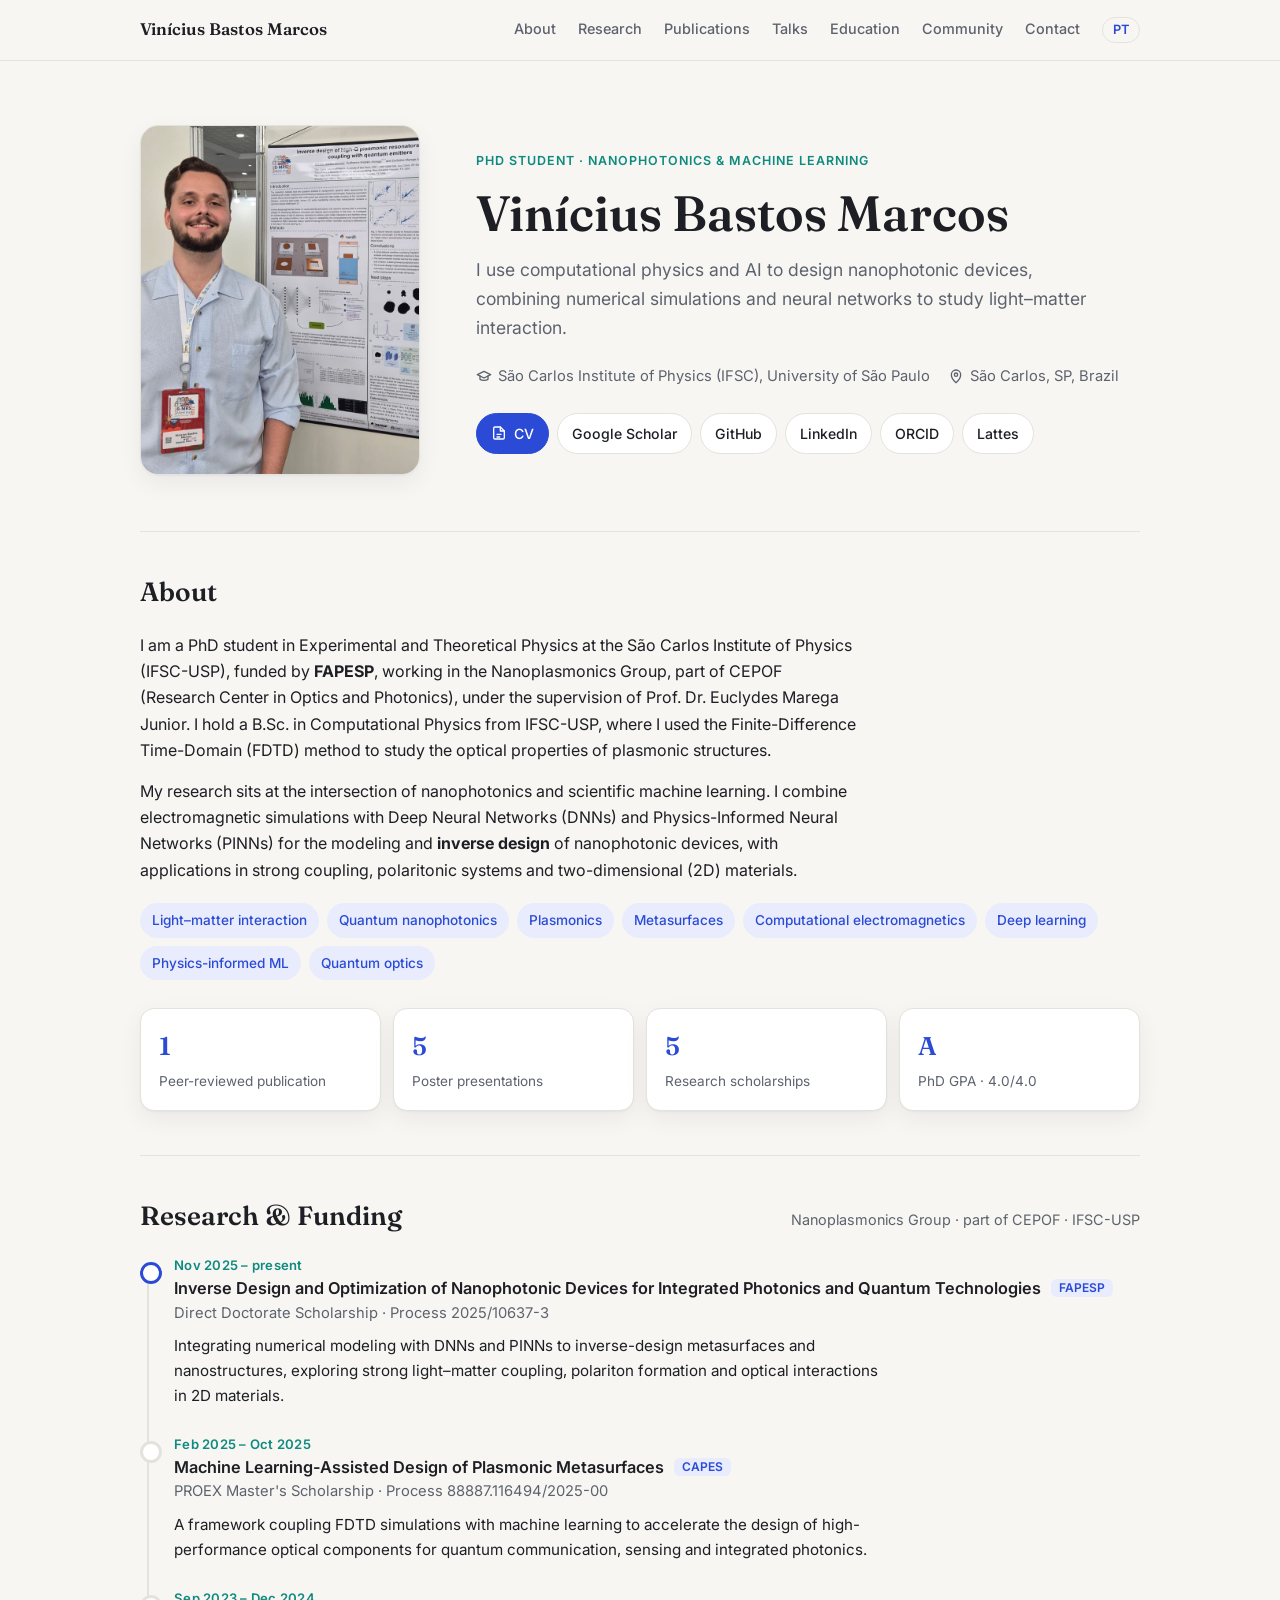
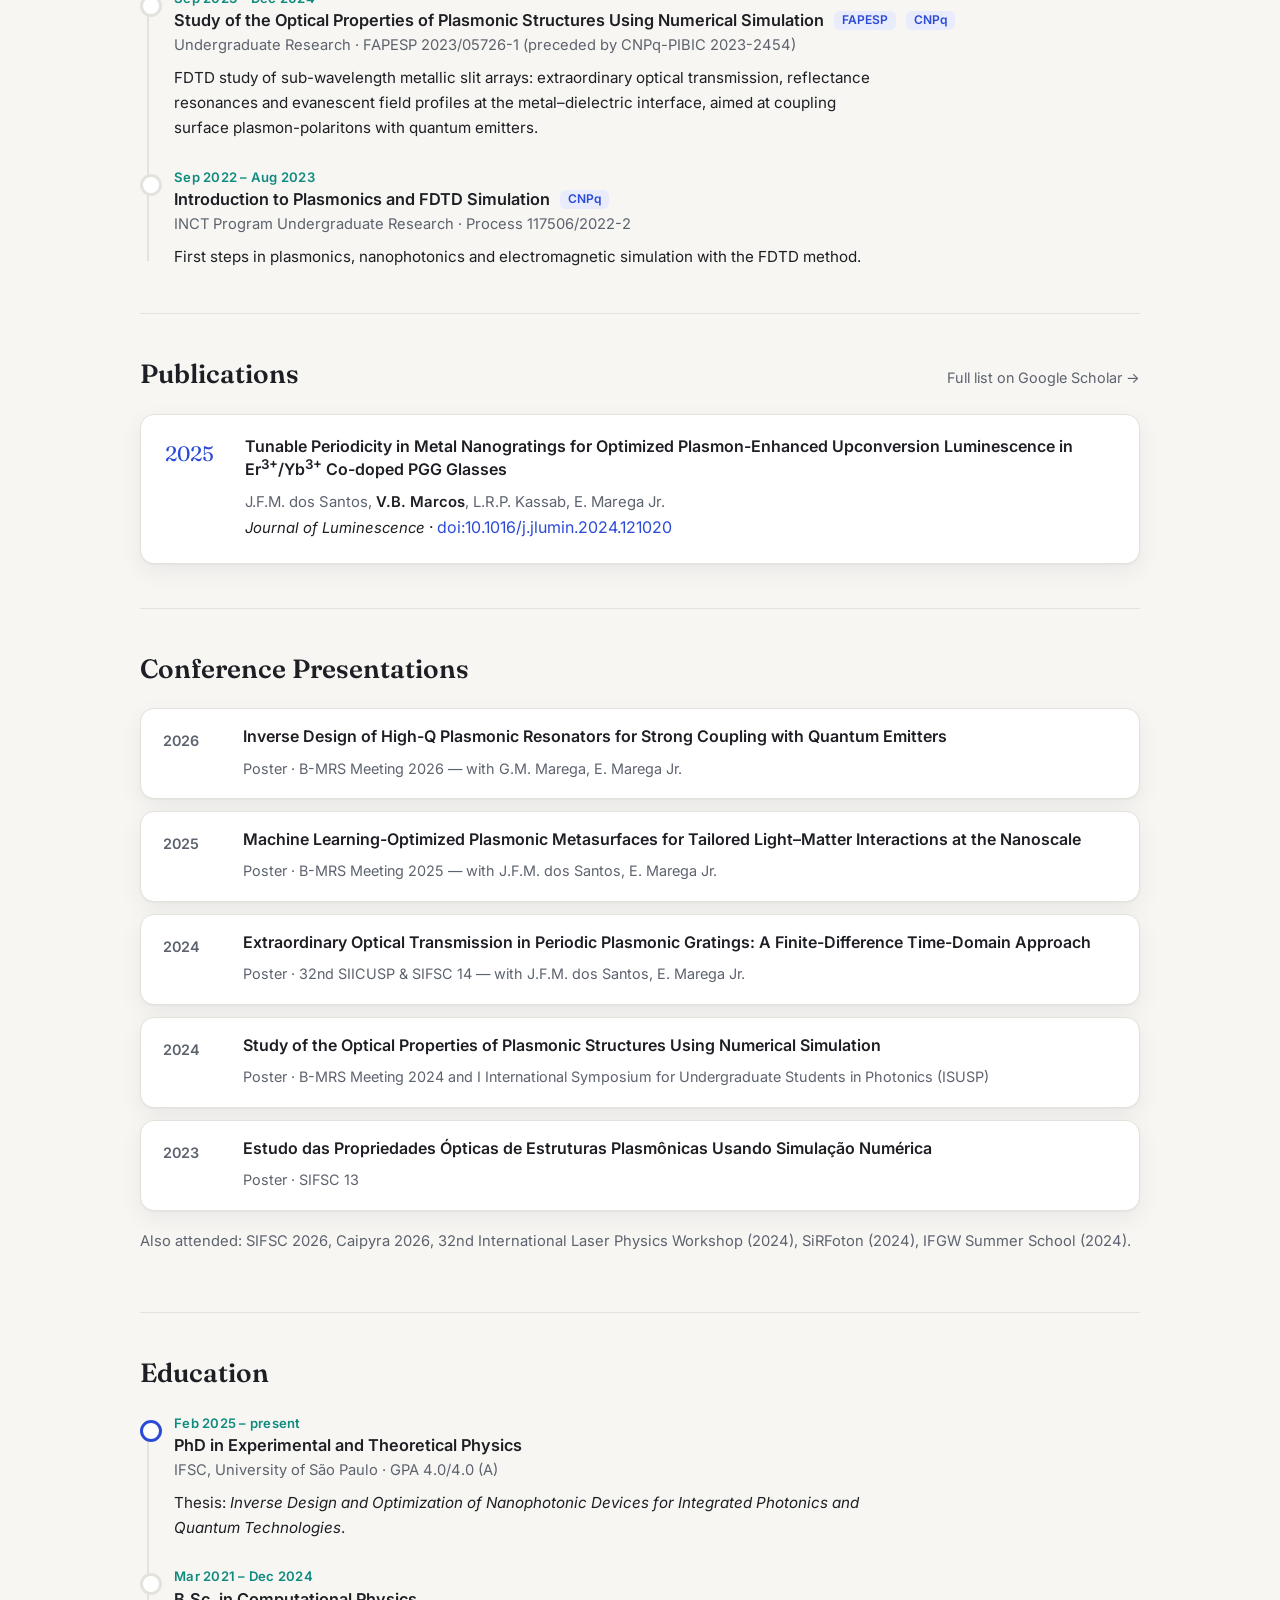
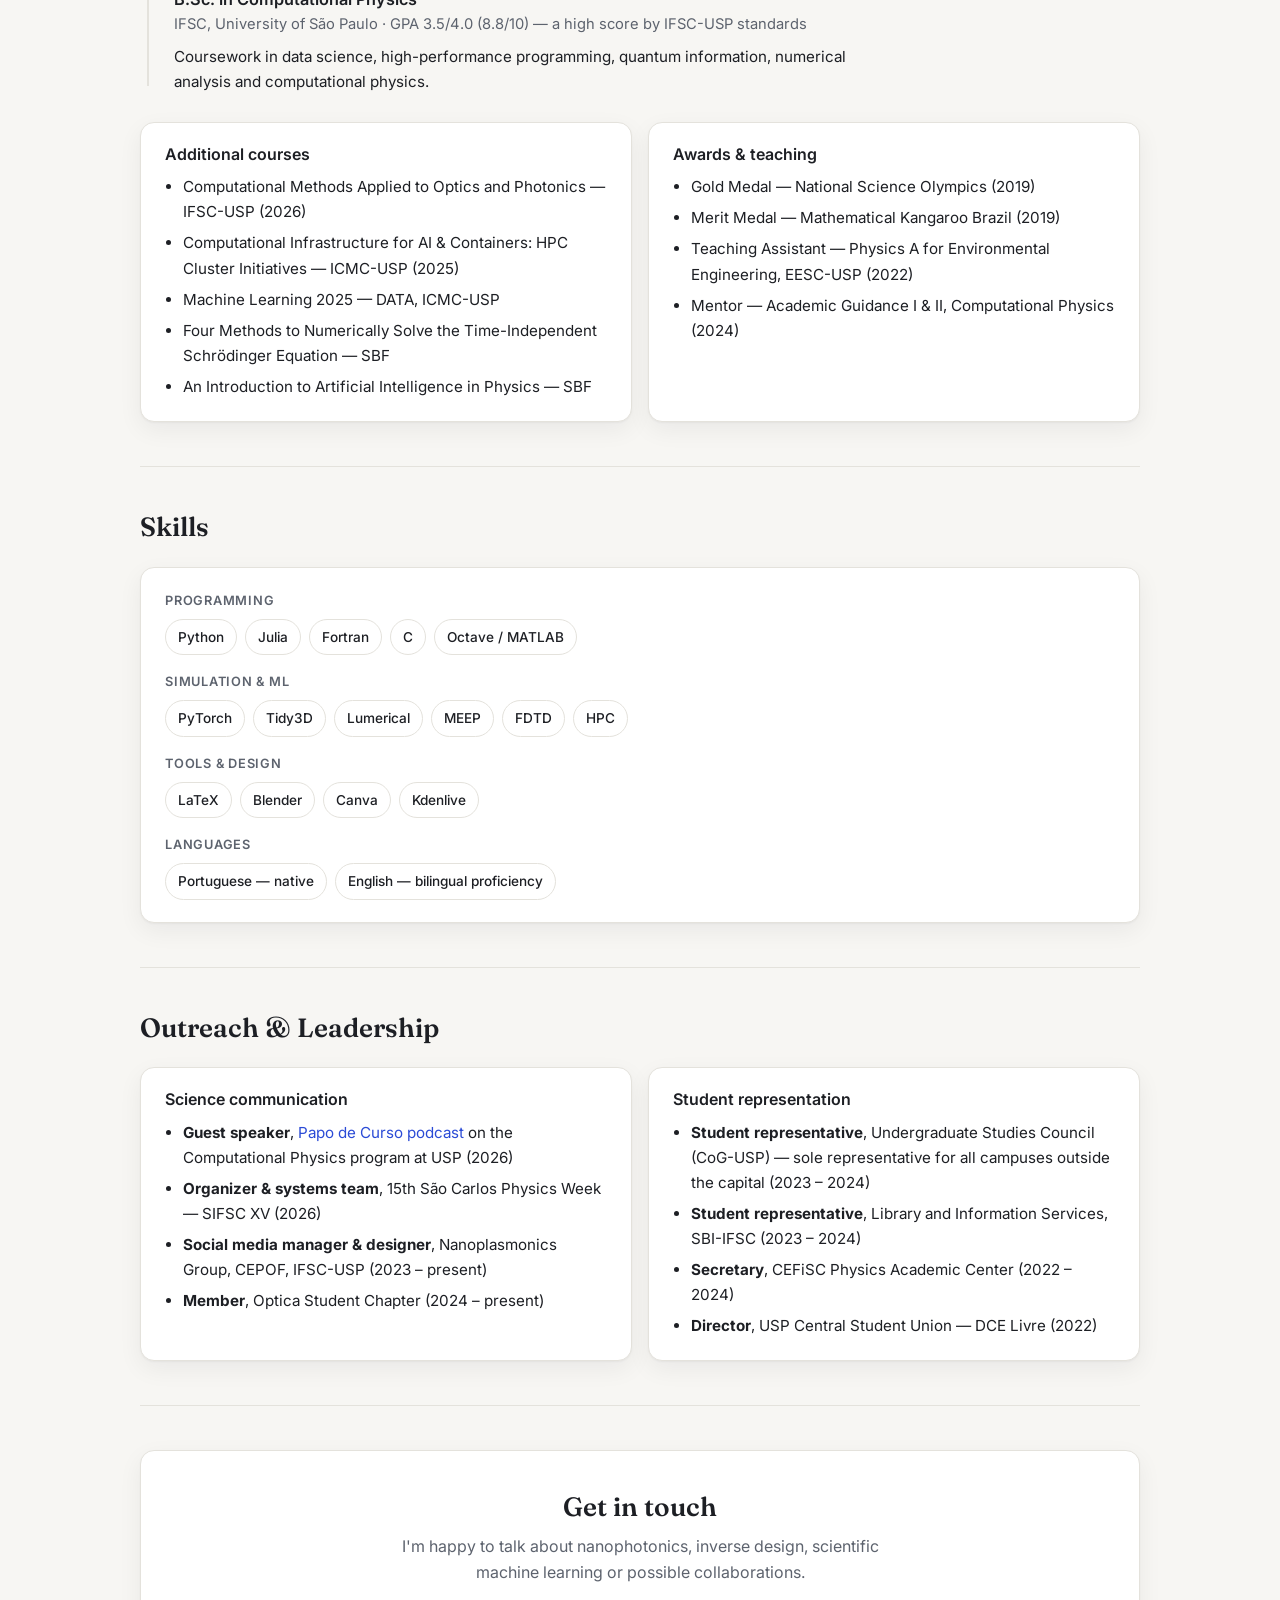
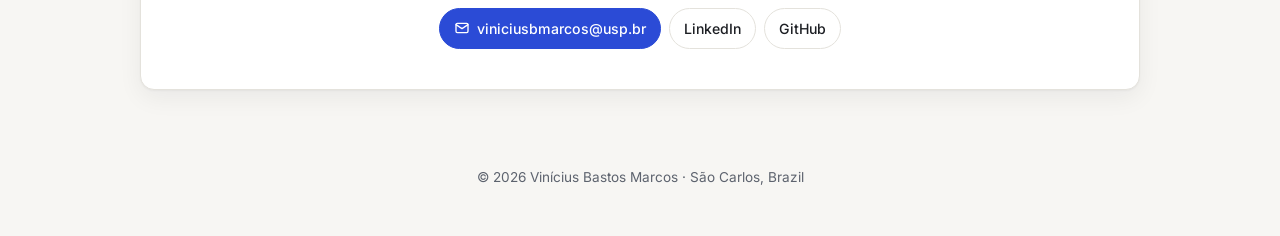
<file: index.html>
<!DOCTYPE html>
<html lang="en">
<head>
<meta charset="UTF-8">
<meta name="viewport" content="width=device-width, initial-scale=1">
<title>Vinícius Bastos Marcos</title>
<meta name="description" content="Vinícius Bastos Marcos — PhD student in Physics at IFSC-USP working on nanophotonics, metasurfaces and machine learning for inverse design.">
<meta property="og:title" content="Vinícius Bastos Marcos">
<meta property="og:description" content="Nanophotonics · Metasurfaces · Scientific Machine Learning — IFSC, University of São Paulo">
<meta property="og:image" content="sbpmat26.jpeg">
<link rel="alternate" hreflang="en" href="https://vinibastosm.github.io/">
<link rel="alternate" hreflang="pt-BR" href="https://vinibastosm.github.io/pt.html">

<link rel="preconnect" href="https://fonts.googleapis.com">
<link rel="preconnect" href="https://fonts.gstatic.com" crossorigin>
<link href="https://fonts.googleapis.com/css2?family=Fraunces:opsz,wght@9..144,500;9..144,600&family=Inter:wght@400;500;600&display=swap" rel="stylesheet">

<style>
:root{
  --bg:#f7f6f3;
  --surface:#ffffff;
  --text:#1d1f24;
  --muted:#5d636e;
  --border:#e4e2dc;
  --accent:#2b4bd6;
  --accent-soft:#e8ecfc;
  --accent-2:#0f8a7e;
  --shadow:0 1px 2px rgba(20,20,30,.04),0 8px 24px rgba(20,20,30,.06);
}
@media (prefers-color-scheme: dark){
  :root{
    --bg:#0f1115;
    --surface:#171a21;
    --text:#e7e8eb;
    --muted:#9aa1ad;
    --border:#272b35;
    --accent:#8ea4ff;
    --accent-soft:#1d2440;
    --accent-2:#4fd1c0;
    --shadow:0 1px 2px rgba(0,0,0,.3),0 8px 24px rgba(0,0,0,.25);
  }
}

*{box-sizing:border-box}
html{scroll-behavior:smooth;scroll-padding-top:72px}
body{
  margin:0;
  font-family:"Inter",-apple-system,BlinkMacSystemFont,"Segoe UI",Roboto,Arial,sans-serif;
  font-size:16px;
  line-height:1.65;
  color:var(--text);
  background:var(--bg);
  -webkit-font-smoothing:antialiased;
}
a{color:var(--accent);text-decoration:none}
a:hover{text-decoration:underline}
h1,h2,h3{font-family:"Fraunces",Georgia,serif;font-weight:600;line-height:1.2;margin:0}

.wrap{max-width:1040px;margin:0 auto;padding:0 20px}

/* ---------- nav ---------- */
nav{
  position:sticky;top:0;z-index:10;
  background:color-mix(in srgb,var(--bg) 85%,transparent);
  backdrop-filter:blur(10px);
  border-bottom:1px solid var(--border);
}
nav .wrap{display:flex;align-items:center;justify-content:space-between;height:60px;gap:16px}
.brand{font-family:"Fraunces",serif;font-weight:600;color:var(--text);font-size:1.05rem;white-space:nowrap}
.brand:hover{text-decoration:none}
.nav-links{display:flex;gap:22px;overflow-x:auto;scrollbar-width:none}
.nav-links::-webkit-scrollbar{display:none}
.nav-links a{color:var(--muted);font-size:.9rem;font-weight:500;white-space:nowrap}
.nav-links a:hover{color:var(--text);text-decoration:none}
.nav-links a.lang{
  color:var(--accent);font-weight:600;font-size:.8rem;
  border:1px solid var(--border);border-radius:999px;padding:1px 10px;
}
.nav-links a.lang:hover{border-color:var(--accent)}

/* ---------- hero ---------- */
.hero{
  display:grid;grid-template-columns:280px 1fr;gap:56px;align-items:center;
  padding:64px 0 56px;
}
.photo{
  width:100%;aspect-ratio:4/5;object-fit:cover;object-position:20% 15%;
  border-radius:18px;box-shadow:var(--shadow);
  border:1px solid var(--border);
}
.eyebrow{
  display:inline-block;font-size:.78rem;font-weight:600;letter-spacing:.08em;text-transform:uppercase;
  color:var(--accent-2);margin-bottom:12px;
}
.hero h1{font-size:clamp(2.1rem,5vw,3.1rem);margin-bottom:12px}
.hero .lead{font-size:1.1rem;color:var(--muted);max-width:56ch;margin:0 0 22px}
.meta{display:flex;flex-wrap:wrap;gap:8px 18px;color:var(--muted);font-size:.92rem;margin-bottom:24px}
.meta span{display:inline-flex;align-items:center;gap:6px}
.meta svg{width:16px;height:16px;flex:none}

.links{display:flex;flex-wrap:wrap;gap:8px}
.btn{
  display:inline-flex;align-items:center;gap:7px;
  padding:8px 14px;border-radius:999px;font-size:.88rem;font-weight:500;
  border:1px solid var(--border);background:var(--surface);color:var(--text);
  transition:border-color .15s,transform .15s;
}
.btn:hover{text-decoration:none;border-color:var(--accent);transform:translateY(-1px)}
.btn svg{width:16px;height:16px}
.btn.primary{background:var(--accent);border-color:var(--accent);color:#fff}
@media (prefers-color-scheme: dark){.btn.primary{color:#0f1115}}

/* ---------- sections ---------- */
section{padding:44px 0;border-top:1px solid var(--border)}
.section-head{display:flex;align-items:baseline;justify-content:space-between;gap:16px;margin-bottom:24px}
section h2{font-size:1.65rem}
.section-head .aside{color:var(--muted);font-size:.9rem}

.card{
  background:var(--surface);border:1px solid var(--border);border-radius:14px;
  padding:22px 24px;box-shadow:var(--shadow);
}
.prose p{margin:0 0 14px;max-width:72ch}
.prose p:last-child{margin-bottom:0}

.chips{display:flex;flex-wrap:wrap;gap:8px;margin-top:20px}
.chip{
  font-size:.85rem;font-weight:500;padding:6px 12px;border-radius:999px;
  background:var(--accent-soft);color:var(--accent);
}

/* highlight stats */
.stats{display:grid;grid-template-columns:repeat(4,1fr);gap:12px;margin-top:28px}
.stat{padding:16px 18px}
.stat b{display:block;font-family:"Fraunces",serif;font-size:1.6rem;font-weight:600;color:var(--accent)}
.stat span{font-size:.85rem;color:var(--muted)}

/* timeline */
.timeline{list-style:none;margin:0;padding:0;position:relative}
.timeline::before{content:"";position:absolute;left:7px;top:8px;bottom:8px;width:2px;background:var(--border)}
.timeline li{position:relative;padding:0 0 26px 34px}
.timeline li:last-child{padding-bottom:0}
.timeline li::before{
  content:"";position:absolute;left:0;top:7px;width:16px;height:16px;border-radius:50%;
  background:var(--surface);border:3px solid var(--accent);
}
.timeline li.past::before{border-color:var(--border)}
.when{font-size:.82rem;font-weight:600;color:var(--accent-2);letter-spacing:.02em}
.timeline h3{font-family:"Inter",sans-serif;font-size:1.02rem;font-weight:600;margin:2px 0 2px}
.timeline .org{color:var(--muted);font-size:.92rem}
.timeline p{margin:8px 0 0;font-size:.95rem;max-width:72ch}
.tag{
  display:inline-block;font-size:.75rem;font-weight:600;padding:2px 8px;border-radius:6px;
  background:var(--accent-soft);color:var(--accent);margin-left:6px;vertical-align:2px;
}

/* publications */
.pub{display:grid;grid-template-columns:64px 1fr;gap:16px}
.pub .year{font-family:"Fraunces",serif;font-size:1.3rem;color:var(--accent)}
.pub h3{font-family:"Inter",sans-serif;font-size:1.02rem;font-weight:600;margin-bottom:4px}
.pub .authors{color:var(--muted);font-size:.93rem}
.pub .authors b{color:var(--text);font-weight:600}
.pub .venue{font-style:italic;font-size:.93rem}

/* talks */
.talks{display:grid;gap:12px}
.talk{display:grid;grid-template-columns:64px 1fr;gap:16px;padding:18px 22px}
.talk .year{font-weight:600;color:var(--muted);font-size:.9rem;padding-top:2px}
.talk h3{font-family:"Inter",sans-serif;font-size:.98rem;font-weight:600;margin-bottom:2px}
.talk .event{color:var(--muted);font-size:.9rem}
.also{color:var(--muted);font-size:.92rem;margin-top:18px}

/* grids */
.grid-2{display:grid;grid-template-columns:1fr 1fr;gap:16px}
.card h3{font-family:"Inter",sans-serif;font-size:1rem;font-weight:600;margin-bottom:10px}
.card ul{margin:0;padding-left:18px}
.card li{margin-bottom:6px;font-size:.95rem}
.card li:last-child{margin-bottom:0}
.skill-group{margin-bottom:16px}
.skill-group:last-child{margin-bottom:0}
.skill-group .label{font-size:.8rem;font-weight:600;text-transform:uppercase;letter-spacing:.06em;color:var(--muted);margin-bottom:8px}
.skill-group .chips{margin-top:0}
.chip.plain{background:transparent;border:1px solid var(--border);color:var(--text)}

/* contact */
.contact{text-align:center;padding:40px 24px}
.contact h2{margin-bottom:10px}
.contact p{color:var(--muted);margin:0 auto 22px;max-width:52ch}
.contact .links{justify-content:center}

footer{padding:32px 0 48px;text-align:center;color:var(--muted);font-size:.85rem}

@media (max-width:820px){
  .hero{grid-template-columns:1fr;gap:28px;padding:36px 0 40px}
  .photo{max-width:260px}
  .stats{grid-template-columns:repeat(2,1fr)}
  .grid-2{grid-template-columns:1fr}
}
@media (max-width:560px){
  .brand{display:none}
  nav .wrap{justify-content:flex-start}
  .pub,.talk{grid-template-columns:1fr;gap:4px}
  .card{padding:18px}
}
</style>
</head>

<body>

<nav>
  <div class="wrap">
    <a href="#top" class="brand">Vinícius Bastos Marcos</a>
    <div class="nav-links">
      <a href="#about">About</a>
      <a href="#research">Research</a>
      <a href="#publications">Publications</a>
      <a href="#talks">Talks</a>
      <a href="#education">Education</a>
      <a href="#community">Community</a>
      <a href="#contact">Contact</a>
      <a href="pt.html" class="lang" hreflang="pt-BR" lang="pt-BR" title="Versão em português">PT</a>
    </div>
  </div>
</nav>

<main class="wrap" id="top">

<!-- ================= HERO ================= -->
<header class="hero">
  <img src="sbpmat26.jpeg" class="photo" alt="Vinícius Bastos Marcos presenting a poster at the B-MRS Meeting 2026">

  <div>
    <span class="eyebrow">PhD Student · Nanophotonics &amp; Machine Learning</span>
    <h1>Vinícius Bastos Marcos</h1>
    <p class="lead">
      I use computational physics and AI to design nanophotonic devices, combining numerical
      simulations and neural networks to study light–matter interaction.
    </p>

    <div class="meta">
      <span>
        <svg viewBox="0 0 24 24" fill="none" stroke="currentColor" stroke-width="2" stroke-linecap="round" stroke-linejoin="round"><path d="M22 10 12 5 2 10l10 5 10-5z"/><path d="M6 12v5c3 2 9 2 12 0v-5"/></svg>
        São Carlos Institute of Physics (IFSC), University of São Paulo
      </span>
      <span>
        <svg viewBox="0 0 24 24" fill="none" stroke="currentColor" stroke-width="2" stroke-linecap="round" stroke-linejoin="round"><path d="M12 22s7-6.2 7-12a7 7 0 1 0-14 0c0 5.8 7 12 7 12z"/><circle cx="12" cy="10" r="2.5"/></svg>
        São Carlos, SP, Brazil
      </span>
    </div>

    <div class="links">
      <a class="btn primary" href="CV___Inglês.pdf">
        <svg viewBox="0 0 24 24" fill="none" stroke="currentColor" stroke-width="2" stroke-linecap="round" stroke-linejoin="round"><path d="M14 3H6a2 2 0 0 0-2 2v14a2 2 0 0 0 2 2h12a2 2 0 0 0 2-2V9z"/><path d="M14 3v6h6M9 14h6M9 18h4"/></svg>
        CV
      </a>
      <a class="btn" href="https://scholar.google.com/citations?hl=pt-BR&user=3j4LFuMAAAAJ">Google Scholar</a>
      <a class="btn" href="https://github.com/vinibastosm">GitHub</a>
      <a class="btn" href="https://www.linkedin.com/in/vin%C3%ADcius-bastos-marcos-4b3aa6317/">LinkedIn</a>
      <a class="btn" href="https://orcid.org/0009-0009-8980-2168">ORCID</a>
      <a class="btn" href="http://lattes.cnpq.br/2111967318340206">Lattes</a>
    </div>
  </div>
</header>

<!-- ================= ABOUT ================= -->
<section id="about">
  <div class="section-head"><h2>About</h2></div>
  <div class="prose">
    <p>
      I am a PhD student in Experimental and Theoretical Physics at the São Carlos Institute of Physics
      (IFSC-USP), funded by <strong>FAPESP</strong>, working in the Nanoplasmonics Group, part of CEPOF (Research Center in Optics and Photonics), under the
      supervision of Prof. Dr. Euclydes Marega Junior. I hold a B.Sc. in Computational Physics from IFSC-USP,
      where I used the Finite-Difference Time-Domain (FDTD) method to study the optical properties of
      plasmonic structures.
    </p>
    <p>
      My research sits at the intersection of nanophotonics and scientific machine learning. I combine
      electromagnetic simulations with Deep Neural Networks (DNNs) and Physics-Informed Neural Networks (PINNs)
      for the modeling and <strong>inverse design</strong> of nanophotonic devices, with applications in strong
      coupling, polaritonic systems and two-dimensional (2D) materials.
    </p>
  </div>

  <div class="chips">
    <span class="chip">Light–matter interaction</span>
    <span class="chip">Quantum nanophotonics</span>
    <span class="chip">Plasmonics</span>
    <span class="chip">Metasurfaces</span>
    <span class="chip">Computational electromagnetics</span>
    <span class="chip">Deep learning</span>
    <span class="chip">Physics-informed ML</span>
    <span class="chip">Quantum optics</span>
  </div>

  <div class="stats">
    <div class="card stat"><b>1</b><span>Peer-reviewed publication</span></div>
    <div class="card stat"><b>5</b><span>Poster presentations</span></div>
    <div class="card stat"><b>5</b><span>Research scholarships</span></div>
    <div class="card stat"><b>A</b><span>PhD GPA · 4.0/4.0</span></div>
  </div>
</section>

<!-- ================= RESEARCH ================= -->
<section id="research">
  <div class="section-head">
    <h2>Research &amp; Funding</h2>
    <span class="aside">Nanoplasmonics Group · part of CEPOF · IFSC-USP</span>
  </div>

  <ul class="timeline">
    <li>
      <div class="when">Nov 2025 – present</div>
      <h3>Inverse Design and Optimization of Nanophotonic Devices for Integrated Photonics and Quantum Technologies <span class="tag">FAPESP</span></h3>
      <div class="org">Direct Doctorate Scholarship · Process 2025/10637-3</div>
      <p>
        Integrating numerical modeling with DNNs and PINNs to inverse-design metasurfaces and nanostructures,
        exploring strong light–matter coupling, polariton formation and optical interactions in 2D materials.
      </p>
    </li>
    <li class="past">
      <div class="when">Feb 2025 – Oct 2025</div>
      <h3>Machine Learning-Assisted Design of Plasmonic Metasurfaces <span class="tag">CAPES</span></h3>
      <div class="org">PROEX Master's Scholarship · Process 88887.116494/2025-00</div>
      <p>
        A framework coupling FDTD simulations with machine learning to accelerate the design of
        high-performance optical components for quantum communication, sensing and integrated photonics.
      </p>
    </li>
    <li class="past">
      <div class="when">Sep 2023 – Dec 2024</div>
      <h3>Study of the Optical Properties of Plasmonic Structures Using Numerical Simulation <span class="tag">FAPESP</span> <span class="tag">CNPq</span></h3>
      <div class="org">Undergraduate Research · FAPESP 2023/05726-1 (preceded by CNPq-PIBIC 2023-2454)</div>
      <p>
        FDTD study of sub-wavelength metallic slit arrays: extraordinary optical transmission, reflectance
        resonances and evanescent field profiles at the metal–dielectric interface, aimed at coupling surface
        plasmon-polaritons with quantum emitters.
      </p>
    </li>
    <li class="past">
      <div class="when">Sep 2022 – Aug 2023</div>
      <h3>Introduction to Plasmonics and FDTD Simulation <span class="tag">CNPq</span></h3>
      <div class="org">INCT Program Undergraduate Research · Process 117506/2022-2</div>
      <p>First steps in plasmonics, nanophotonics and electromagnetic simulation with the FDTD method.</p>
    </li>
  </ul>
</section>

<!-- ================= PUBLICATIONS ================= -->
<section id="publications">
  <div class="section-head">
    <h2>Publications</h2>
    <a class="aside" href="https://scholar.google.com/citations?hl=pt-BR&user=3j4LFuMAAAAJ">Full list on Google Scholar →</a>
  </div>

  <div class="card pub">
    <div class="year">2025</div>
    <div>
      <h3>Tunable Periodicity in Metal Nanogratings for Optimized Plasmon-Enhanced Upconversion Luminescence in Er<sup>3+</sup>/Yb<sup>3+</sup> Co-doped PGG Glasses</h3>
      <div class="authors">J.F.M. dos Santos, <b>V.B. Marcos</b>, L.R.P. Kassab, E. Marega Jr.</div>
      <div><span class="venue">Journal of Luminescence</span> · <a href="https://doi.org/10.1016/j.jlumin.2024.121020">doi:10.1016/j.jlumin.2024.121020</a></div>
    </div>
  </div>
</section>

<!-- ================= TALKS ================= -->
<section id="talks">
  <div class="section-head"><h2>Conference Presentations</h2></div>

  <div class="talks">
    <div class="card talk">
      <div class="year">2026</div>
      <div>
        <h3>Inverse Design of High-Q Plasmonic Resonators for Strong Coupling with Quantum Emitters</h3>
        <div class="event">Poster · B-MRS Meeting 2026 — with G.M. Marega, E. Marega Jr.</div>
      </div>
    </div>
    <div class="card talk">
      <div class="year">2025</div>
      <div>
        <h3>Machine Learning-Optimized Plasmonic Metasurfaces for Tailored Light–Matter Interactions at the Nanoscale</h3>
        <div class="event">Poster · B-MRS Meeting 2025 — with J.F.M. dos Santos, E. Marega Jr.</div>
      </div>
    </div>
    <div class="card talk">
      <div class="year">2024</div>
      <div>
        <h3>Extraordinary Optical Transmission in Periodic Plasmonic Gratings: A Finite-Difference Time-Domain Approach</h3>
        <div class="event">Poster · 32nd SIICUSP &amp; SIFSC 14 — with J.F.M. dos Santos, E. Marega Jr.</div>
      </div>
    </div>
    <div class="card talk">
      <div class="year">2024</div>
      <div>
        <h3>Study of the Optical Properties of Plasmonic Structures Using Numerical Simulation</h3>
        <div class="event">Poster · B-MRS Meeting 2024 and I International Symposium for Undergraduate Students in Photonics (ISUSP)</div>
      </div>
    </div>
    <div class="card talk">
      <div class="year">2023</div>
      <div>
        <h3>Estudo das Propriedades Ópticas de Estruturas Plasmônicas Usando Simulação Numérica</h3>
        <div class="event">Poster · SIFSC 13</div>
      </div>
    </div>
  </div>

  <p class="also">
    Also attended: SIFSC 2026, Caipyra 2026, 32nd International Laser Physics Workshop (2024),
    SiRFoton (2024), IFGW Summer School (2024).
  </p>
</section>

<!-- ================= EDUCATION ================= -->
<section id="education">
  <div class="section-head"><h2>Education</h2></div>

  <ul class="timeline">
    <li>
      <div class="when">Feb 2025 – present</div>
      <h3>PhD in Experimental and Theoretical Physics</h3>
      <div class="org">IFSC, University of São Paulo · GPA 4.0/4.0 (A)</div>
      <p>Thesis: <em>Inverse Design and Optimization of Nanophotonic Devices for Integrated Photonics and Quantum Technologies</em>.</p>
    </li>
    <li class="past">
      <div class="when">Mar 2021 – Dec 2024</div>
      <h3>B.Sc. in Computational Physics</h3>
      <div class="org">IFSC, University of São Paulo · GPA 3.5/4.0 (8.8/10) — a high score by IFSC-USP standards</div>
      <p>Coursework in data science, high-performance programming, quantum information, numerical analysis and computational physics.</p>
    </li>
  </ul>

  <div class="grid-2" style="margin-top:28px">
    <div class="card">
      <h3>Additional courses</h3>
      <ul>
        <li>Computational Methods Applied to Optics and Photonics — IFSC-USP (2026)</li>
        <li>Computational Infrastructure for AI &amp; Containers: HPC Cluster Initiatives — ICMC-USP (2025)</li>
        <li>Machine Learning 2025 — DATA, ICMC-USP</li>
        <li>Four Methods to Numerically Solve the Time-Independent Schrödinger Equation — SBF</li>
        <li>An Introduction to Artificial Intelligence in Physics — SBF</li>
      </ul>
    </div>
    <div class="card">
      <h3>Awards &amp; teaching</h3>
      <ul>
        <li>Gold Medal — National Science Olympics (2019)</li>
        <li>Merit Medal — Mathematical Kangaroo Brazil (2019)</li>
        <li>Teaching Assistant — Physics A for Environmental Engineering, EESC-USP (2022)</li>
        <li>Mentor — Academic Guidance I &amp; II, Computational Physics (2024)</li>
      </ul>
    </div>
  </div>
</section>

<!-- ================= SKILLS ================= -->
<section id="skills">
  <div class="section-head"><h2>Skills</h2></div>
  <div class="card">
    <div class="skill-group">
      <div class="label">Programming</div>
      <div class="chips">
        <span class="chip plain">Python</span><span class="chip plain">Julia</span><span class="chip plain">Fortran</span>
        <span class="chip plain">C</span><span class="chip plain">Octave / MATLAB</span>
      </div>
    </div>
    <div class="skill-group">
      <div class="label">Simulation &amp; ML</div>
      <div class="chips">
        <span class="chip plain">PyTorch</span><span class="chip plain">Tidy3D</span><span class="chip plain">Lumerical</span>
        <span class="chip plain">MEEP</span><span class="chip plain">FDTD</span><span class="chip plain">HPC</span>
      </div>
    </div>
    <div class="skill-group">
      <div class="label">Tools &amp; design</div>
      <div class="chips">
        <span class="chip plain">LaTeX</span><span class="chip plain">Blender</span><span class="chip plain">Canva</span><span class="chip plain">Kdenlive</span>
      </div>
    </div>
    <div class="skill-group">
      <div class="label">Languages</div>
      <div class="chips">
        <span class="chip plain">Portuguese — native</span><span class="chip plain">English — bilingual proficiency</span>
      </div>
    </div>
  </div>
</section>

<!-- ================= COMMUNITY ================= -->
<section id="community">
  <div class="section-head"><h2>Outreach &amp; Leadership</h2></div>

  <div class="grid-2">
    <div class="card">
      <h3>Science communication</h3>
      <ul>
        <li><strong>Guest speaker</strong>, <a href="https://youtu.be/1xjhtPMCLeA">Papo de Curso podcast</a> on the Computational Physics program at USP (2026)</li>
        <li><strong>Organizer &amp; systems team</strong>, 15th São Carlos Physics Week — SIFSC XV (2026)</li>
        <li><strong>Social media manager &amp; designer</strong>, Nanoplasmonics Group, CEPOF, IFSC-USP (2023 – present)</li>
        <li><strong>Member</strong>, Optica Student Chapter (2024 – present)</li>
      </ul>
    </div>
    <div class="card">
      <h3>Student representation</h3>
      <ul>
        <li><strong>Student representative</strong>, Undergraduate Studies Council (CoG-USP) — sole representative for all campuses outside the capital (2023 – 2024)</li>
        <li><strong>Student representative</strong>, Library and Information Services, SBI-IFSC (2023 – 2024)</li>
        <li><strong>Secretary</strong>, CEFiSC Physics Academic Center (2022 – 2024)</li>
        <li><strong>Director</strong>, USP Central Student Union — DCE Livre (2022)</li>
      </ul>
    </div>
  </div>
</section>

<!-- ================= CONTACT ================= -->
<section id="contact">
  <div class="card contact">
    <h2>Get in touch</h2>
    <p>I'm happy to talk about nanophotonics, inverse design, scientific machine learning or possible collaborations.</p>
    <div class="links">
      <a class="btn primary" href="mailto:viniciusbmarcos@usp.br">
        <svg viewBox="0 0 24 24" fill="none" stroke="currentColor" stroke-width="2" stroke-linecap="round" stroke-linejoin="round"><rect x="3" y="5" width="18" height="14" rx="2"/><path d="m3 7 9 6 9-6"/></svg>
        viniciusbmarcos@usp.br
      </a>
      <a class="btn" href="https://www.linkedin.com/in/vin%C3%ADcius-bastos-marcos-4b3aa6317/">LinkedIn</a>
      <a class="btn" href="https://github.com/vinibastosm">GitHub</a>
    </div>
  </div>
</section>

</main>

<footer>© 2026 Vinícius Bastos Marcos · São Carlos, Brazil</footer>

</body>
</html>
</file>
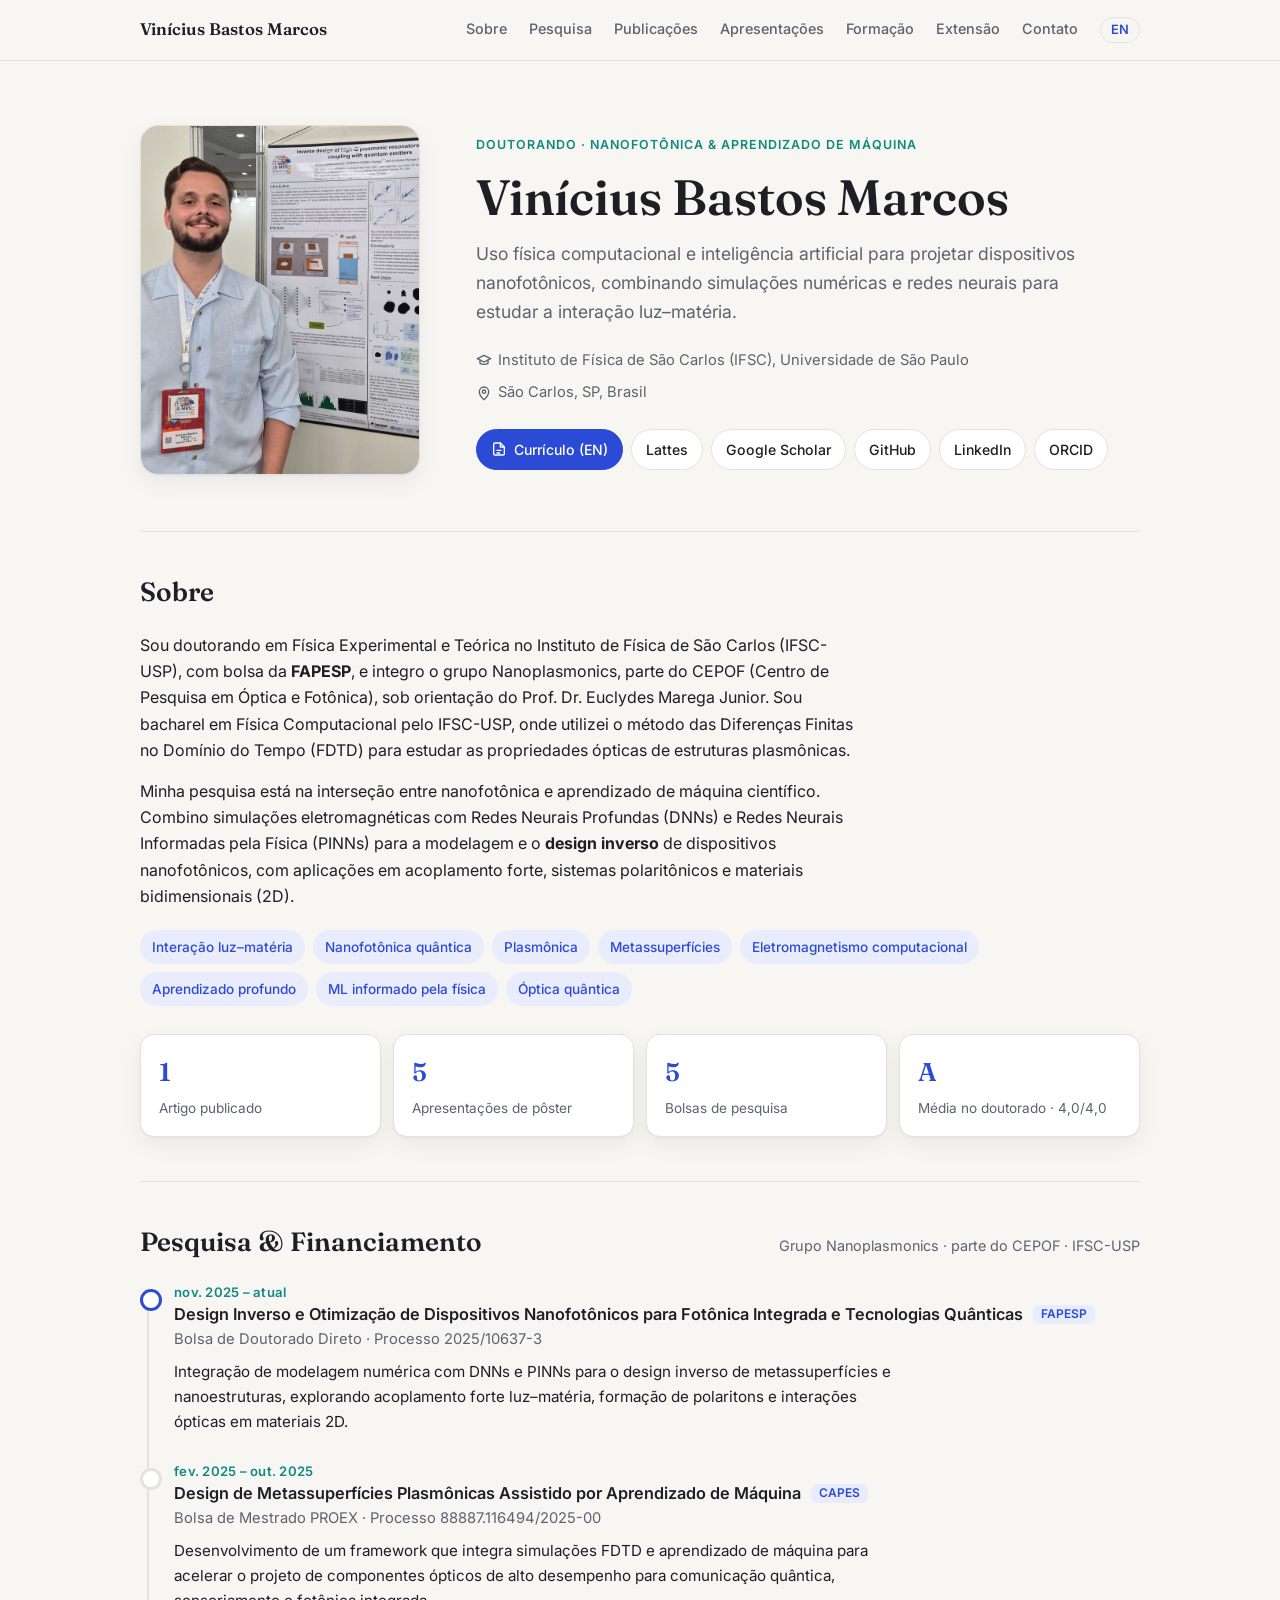
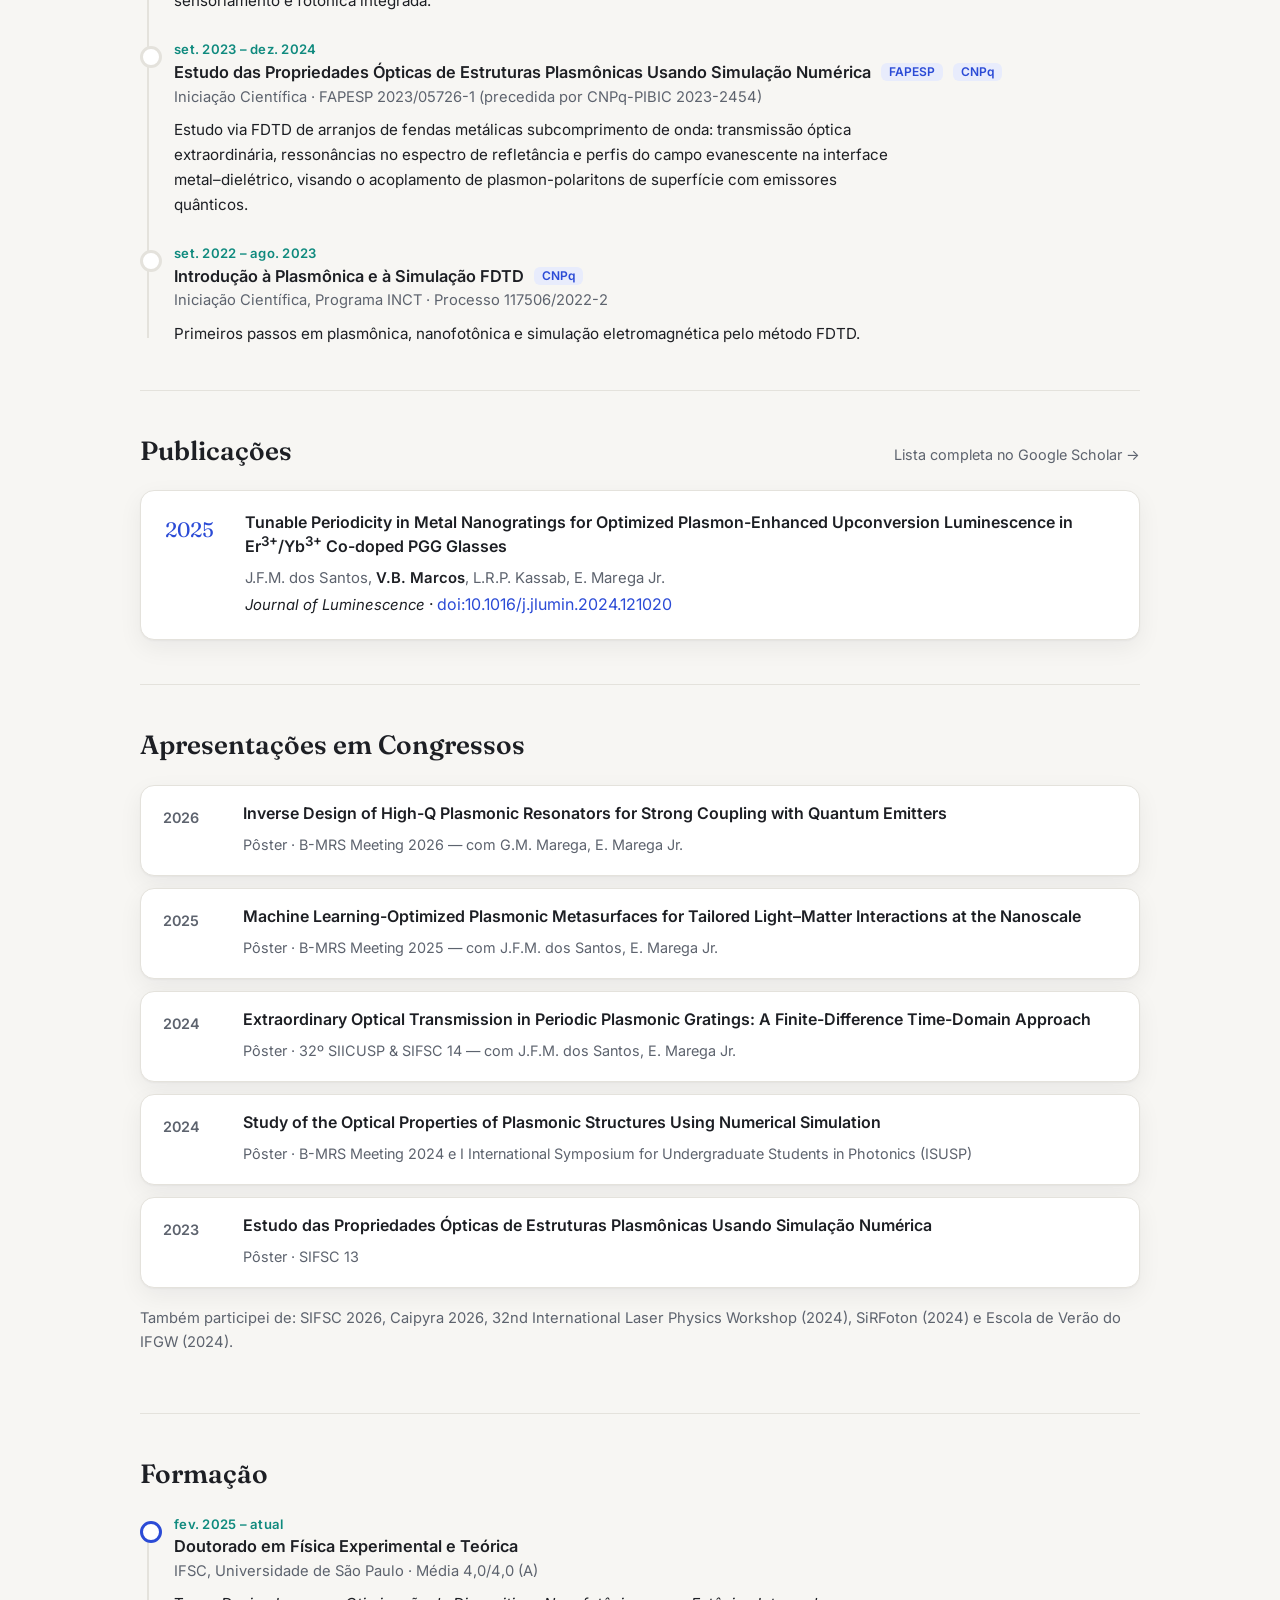
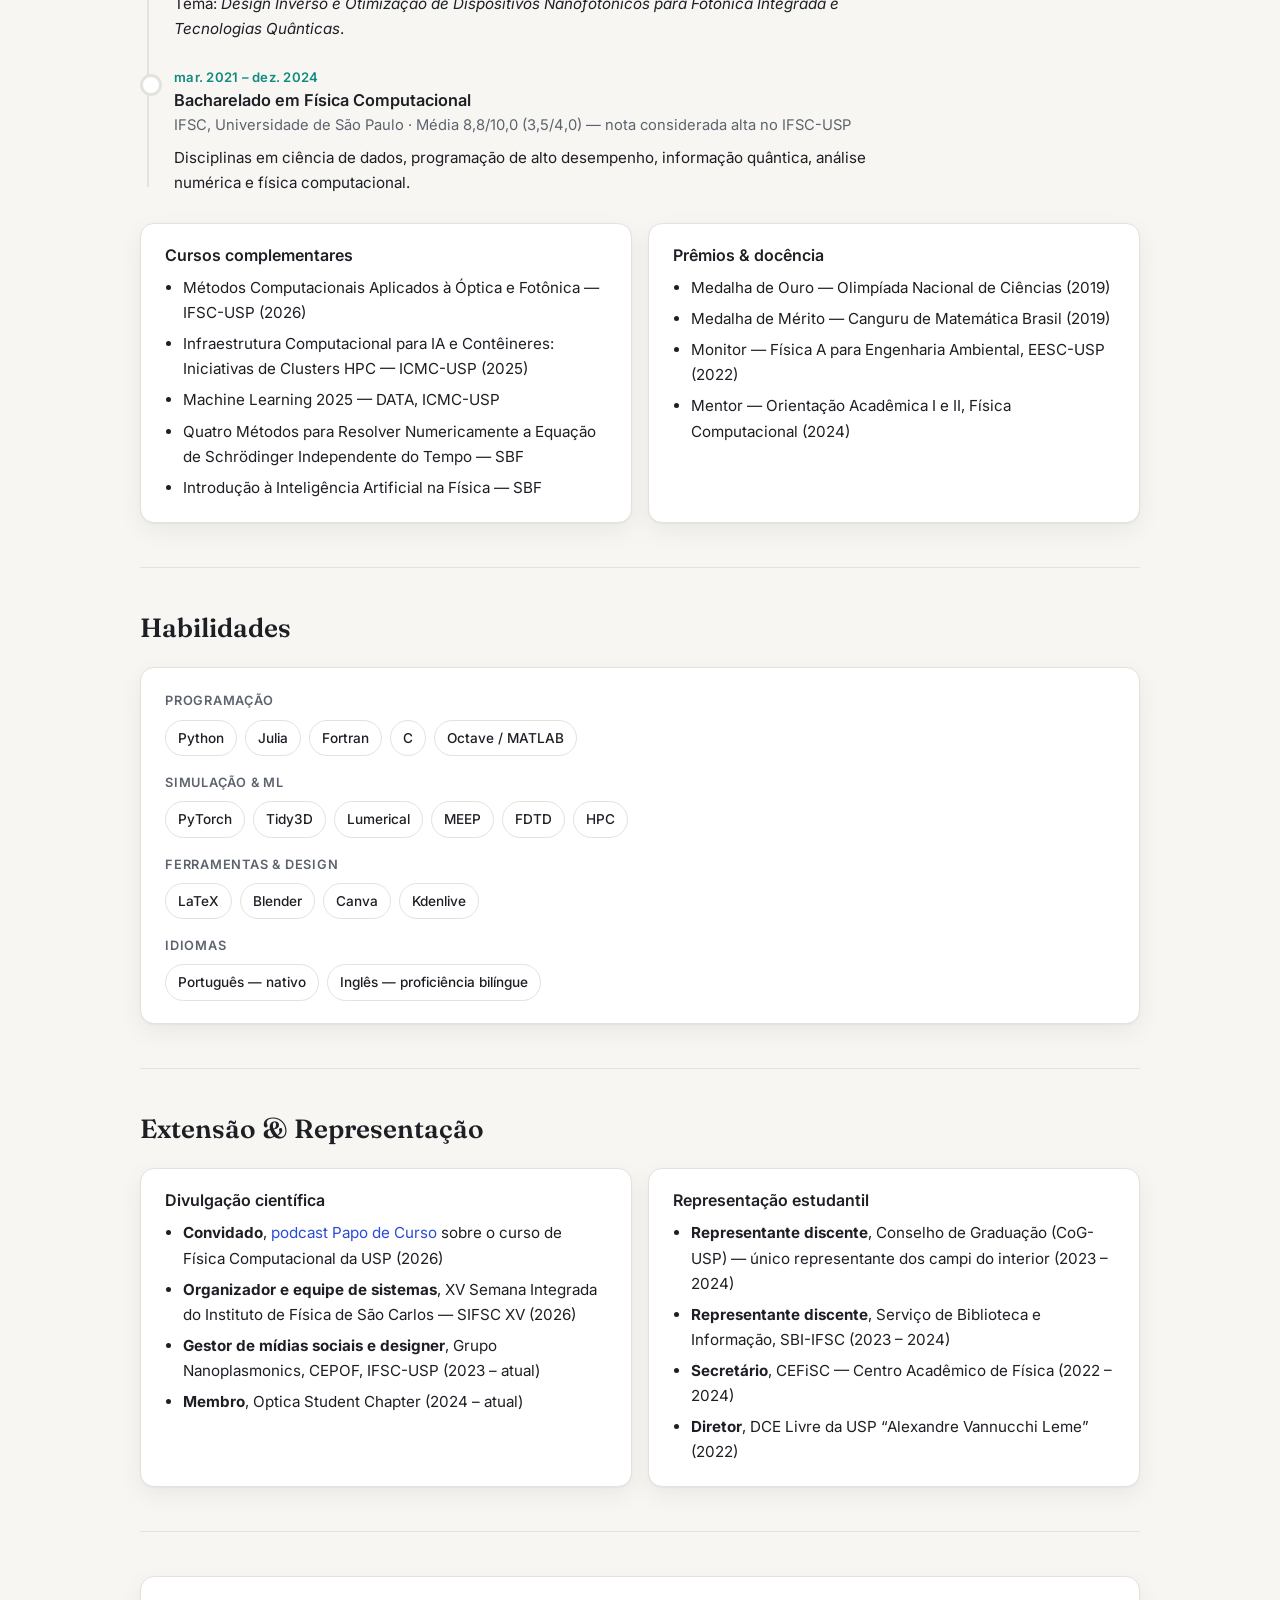
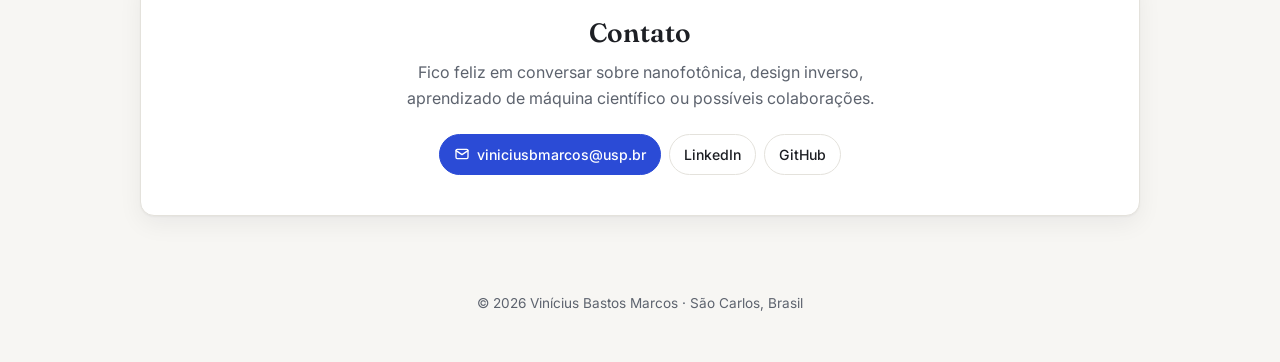
<file: pt.html>
<!DOCTYPE html>
<html lang="pt-BR">
<head>
<meta charset="UTF-8">
<meta name="viewport" content="width=device-width, initial-scale=1">
<title>Vinícius Bastos Marcos</title>
<meta name="description" content="Vinícius Bastos Marcos — doutorando em Física no IFSC-USP, pesquisando nanofotônica, metassuperfícies e aprendizado de máquina para design inverso.">
<meta property="og:title" content="Vinícius Bastos Marcos">
<meta property="og:description" content="Nanofotônica · Metassuperfícies · Aprendizado de Máquina Científico — IFSC, Universidade de São Paulo">
<meta property="og:image" content="sbpmat26.jpeg">
<link rel="alternate" hreflang="en" href="https://vinibastosm.github.io/">
<link rel="alternate" hreflang="pt-BR" href="https://vinibastosm.github.io/pt.html">

<link rel="preconnect" href="https://fonts.googleapis.com">
<link rel="preconnect" href="https://fonts.gstatic.com" crossorigin>
<link href="https://fonts.googleapis.com/css2?family=Fraunces:opsz,wght@9..144,500;9..144,600&family=Inter:wght@400;500;600&display=swap" rel="stylesheet">

<style>
:root{
  --bg:#f7f6f3;
  --surface:#ffffff;
  --text:#1d1f24;
  --muted:#5d636e;
  --border:#e4e2dc;
  --accent:#2b4bd6;
  --accent-soft:#e8ecfc;
  --accent-2:#0f8a7e;
  --shadow:0 1px 2px rgba(20,20,30,.04),0 8px 24px rgba(20,20,30,.06);
}
@media (prefers-color-scheme: dark){
  :root{
    --bg:#0f1115;
    --surface:#171a21;
    --text:#e7e8eb;
    --muted:#9aa1ad;
    --border:#272b35;
    --accent:#8ea4ff;
    --accent-soft:#1d2440;
    --accent-2:#4fd1c0;
    --shadow:0 1px 2px rgba(0,0,0,.3),0 8px 24px rgba(0,0,0,.25);
  }
}

*{box-sizing:border-box}
html{scroll-behavior:smooth;scroll-padding-top:72px}
body{
  margin:0;
  font-family:"Inter",-apple-system,BlinkMacSystemFont,"Segoe UI",Roboto,Arial,sans-serif;
  font-size:16px;
  line-height:1.65;
  color:var(--text);
  background:var(--bg);
  -webkit-font-smoothing:antialiased;
}
a{color:var(--accent);text-decoration:none}
a:hover{text-decoration:underline}
h1,h2,h3{font-family:"Fraunces",Georgia,serif;font-weight:600;line-height:1.2;margin:0}

.wrap{max-width:1040px;margin:0 auto;padding:0 20px}

/* ---------- nav ---------- */
nav{
  position:sticky;top:0;z-index:10;
  background:color-mix(in srgb,var(--bg) 85%,transparent);
  backdrop-filter:blur(10px);
  border-bottom:1px solid var(--border);
}
nav .wrap{display:flex;align-items:center;justify-content:space-between;height:60px;gap:16px}
.brand{font-family:"Fraunces",serif;font-weight:600;color:var(--text);font-size:1.05rem;white-space:nowrap}
.brand:hover{text-decoration:none}
.nav-links{display:flex;gap:22px;overflow-x:auto;scrollbar-width:none}
.nav-links::-webkit-scrollbar{display:none}
.nav-links a{color:var(--muted);font-size:.9rem;font-weight:500;white-space:nowrap}
.nav-links a:hover{color:var(--text);text-decoration:none}
.nav-links a.lang{
  color:var(--accent);font-weight:600;font-size:.8rem;
  border:1px solid var(--border);border-radius:999px;padding:1px 10px;
}
.nav-links a.lang:hover{border-color:var(--accent)}

/* ---------- hero ---------- */
.hero{
  display:grid;grid-template-columns:280px 1fr;gap:56px;align-items:center;
  padding:64px 0 56px;
}
.photo{
  width:100%;aspect-ratio:4/5;object-fit:cover;object-position:20% 15%;
  border-radius:18px;box-shadow:var(--shadow);
  border:1px solid var(--border);
}
.eyebrow{
  display:inline-block;font-size:.78rem;font-weight:600;letter-spacing:.08em;text-transform:uppercase;
  color:var(--accent-2);margin-bottom:12px;
}
.hero h1{font-size:clamp(2.1rem,5vw,3.1rem);margin-bottom:12px}
.hero .lead{font-size:1.1rem;color:var(--muted);max-width:56ch;margin:0 0 22px}
.meta{display:flex;flex-wrap:wrap;gap:8px 18px;color:var(--muted);font-size:.92rem;margin-bottom:24px}
.meta span{display:inline-flex;align-items:center;gap:6px}
.meta svg{width:16px;height:16px;flex:none}

.links{display:flex;flex-wrap:wrap;gap:8px}
.btn{
  display:inline-flex;align-items:center;gap:7px;
  padding:8px 14px;border-radius:999px;font-size:.88rem;font-weight:500;
  border:1px solid var(--border);background:var(--surface);color:var(--text);
  transition:border-color .15s,transform .15s;
}
.btn:hover{text-decoration:none;border-color:var(--accent);transform:translateY(-1px)}
.btn svg{width:16px;height:16px}
.btn.primary{background:var(--accent);border-color:var(--accent);color:#fff}
@media (prefers-color-scheme: dark){.btn.primary{color:#0f1115}}

/* ---------- sections ---------- */
section{padding:44px 0;border-top:1px solid var(--border)}
.section-head{display:flex;align-items:baseline;justify-content:space-between;gap:16px;margin-bottom:24px}
section h2{font-size:1.65rem}
.section-head .aside{color:var(--muted);font-size:.9rem}

.card{
  background:var(--surface);border:1px solid var(--border);border-radius:14px;
  padding:22px 24px;box-shadow:var(--shadow);
}
.prose p{margin:0 0 14px;max-width:72ch}
.prose p:last-child{margin-bottom:0}

.chips{display:flex;flex-wrap:wrap;gap:8px;margin-top:20px}
.chip{
  font-size:.85rem;font-weight:500;padding:6px 12px;border-radius:999px;
  background:var(--accent-soft);color:var(--accent);
}

/* highlight stats */
.stats{display:grid;grid-template-columns:repeat(4,1fr);gap:12px;margin-top:28px}
.stat{padding:16px 18px}
.stat b{display:block;font-family:"Fraunces",serif;font-size:1.6rem;font-weight:600;color:var(--accent)}
.stat span{font-size:.85rem;color:var(--muted)}

/* timeline */
.timeline{list-style:none;margin:0;padding:0;position:relative}
.timeline::before{content:"";position:absolute;left:7px;top:8px;bottom:8px;width:2px;background:var(--border)}
.timeline li{position:relative;padding:0 0 26px 34px}
.timeline li:last-child{padding-bottom:0}
.timeline li::before{
  content:"";position:absolute;left:0;top:7px;width:16px;height:16px;border-radius:50%;
  background:var(--surface);border:3px solid var(--accent);
}
.timeline li.past::before{border-color:var(--border)}
.when{font-size:.82rem;font-weight:600;color:var(--accent-2);letter-spacing:.02em}
.timeline h3{font-family:"Inter",sans-serif;font-size:1.02rem;font-weight:600;margin:2px 0 2px}
.timeline .org{color:var(--muted);font-size:.92rem}
.timeline p{margin:8px 0 0;font-size:.95rem;max-width:72ch}
.tag{
  display:inline-block;font-size:.75rem;font-weight:600;padding:2px 8px;border-radius:6px;
  background:var(--accent-soft);color:var(--accent);margin-left:6px;vertical-align:2px;
}

/* publications */
.pub{display:grid;grid-template-columns:64px 1fr;gap:16px}
.pub .year{font-family:"Fraunces",serif;font-size:1.3rem;color:var(--accent)}
.pub h3{font-family:"Inter",sans-serif;font-size:1.02rem;font-weight:600;margin-bottom:4px}
.pub .authors{color:var(--muted);font-size:.93rem}
.pub .authors b{color:var(--text);font-weight:600}
.pub .venue{font-style:italic;font-size:.93rem}

/* talks */
.talks{display:grid;gap:12px}
.talk{display:grid;grid-template-columns:64px 1fr;gap:16px;padding:18px 22px}
.talk .year{font-weight:600;color:var(--muted);font-size:.9rem;padding-top:2px}
.talk h3{font-family:"Inter",sans-serif;font-size:.98rem;font-weight:600;margin-bottom:2px}
.talk .event{color:var(--muted);font-size:.9rem}
.also{color:var(--muted);font-size:.92rem;margin-top:18px}

/* grids */
.grid-2{display:grid;grid-template-columns:1fr 1fr;gap:16px}
.card h3{font-family:"Inter",sans-serif;font-size:1rem;font-weight:600;margin-bottom:10px}
.card ul{margin:0;padding-left:18px}
.card li{margin-bottom:6px;font-size:.95rem}
.card li:last-child{margin-bottom:0}
.skill-group{margin-bottom:16px}
.skill-group:last-child{margin-bottom:0}
.skill-group .label{font-size:.8rem;font-weight:600;text-transform:uppercase;letter-spacing:.06em;color:var(--muted);margin-bottom:8px}
.skill-group .chips{margin-top:0}
.chip.plain{background:transparent;border:1px solid var(--border);color:var(--text)}

/* contact */
.contact{text-align:center;padding:40px 24px}
.contact h2{margin-bottom:10px}
.contact p{color:var(--muted);margin:0 auto 22px;max-width:52ch}
.contact .links{justify-content:center}

footer{padding:32px 0 48px;text-align:center;color:var(--muted);font-size:.85rem}

@media (max-width:820px){
  .hero{grid-template-columns:1fr;gap:28px;padding:36px 0 40px}
  .photo{max-width:260px}
  .stats{grid-template-columns:repeat(2,1fr)}
  .grid-2{grid-template-columns:1fr}
}
@media (max-width:560px){
  .brand{display:none}
  nav .wrap{justify-content:flex-start}
  .pub,.talk{grid-template-columns:1fr;gap:4px}
  .card{padding:18px}
}
</style>

</head>

<body>

<nav>
  <div class="wrap">
    <a href="#top" class="brand">Vinícius Bastos Marcos</a>
    <div class="nav-links">
      <a href="#sobre">Sobre</a>
      <a href="#pesquisa">Pesquisa</a>
      <a href="#publicacoes">Publicações</a>
      <a href="#apresentacoes">Apresentações</a>
      <a href="#formacao">Formação</a>
      <a href="#extensao">Extensão</a>
      <a href="#contato">Contato</a>
      <a href="index.html" class="lang" hreflang="en" lang="en" title="English version">EN</a>
    </div>
  </div>
</nav>

<main class="wrap" id="top">

<!-- ================= HERO ================= -->
<header class="hero">
  <img src="sbpmat26.jpeg" class="photo" alt="Vinícius Bastos Marcos apresentando um pôster no B-MRS Meeting 2026">

  <div>
    <span class="eyebrow">Doutorando · Nanofotônica &amp; Aprendizado de Máquina</span>
    <h1>Vinícius Bastos Marcos</h1>
    <p class="lead">
      Uso física computacional e inteligência artificial para projetar dispositivos nanofotônicos,
      combinando simulações numéricas e redes neurais para estudar a interação luz–matéria.
    </p>

    <div class="meta">
      <span>
        <svg viewBox="0 0 24 24" fill="none" stroke="currentColor" stroke-width="2" stroke-linecap="round" stroke-linejoin="round"><path d="M22 10 12 5 2 10l10 5 10-5z"/><path d="M6 12v5c3 2 9 2 12 0v-5"/></svg>
        Instituto de Física de São Carlos (IFSC), Universidade de São Paulo
      </span>
      <span>
        <svg viewBox="0 0 24 24" fill="none" stroke="currentColor" stroke-width="2" stroke-linecap="round" stroke-linejoin="round"><path d="M12 22s7-6.2 7-12a7 7 0 1 0-14 0c0 5.8 7 12 7 12z"/><circle cx="12" cy="10" r="2.5"/></svg>
        São Carlos, SP, Brasil
      </span>
    </div>

    <div class="links">
      <a class="btn primary" href="CV___Inglês.pdf">
        <svg viewBox="0 0 24 24" fill="none" stroke="currentColor" stroke-width="2" stroke-linecap="round" stroke-linejoin="round"><path d="M14 3H6a2 2 0 0 0-2 2v14a2 2 0 0 0 2 2h12a2 2 0 0 0 2-2V9z"/><path d="M14 3v6h6M9 14h6M9 18h4"/></svg>
        Currículo (EN)
      </a>
      <a class="btn" href="http://lattes.cnpq.br/2111967318340206">Lattes</a>
      <a class="btn" href="https://scholar.google.com/citations?hl=pt-BR&user=3j4LFuMAAAAJ">Google Scholar</a>
      <a class="btn" href="https://github.com/vinibastosm">GitHub</a>
      <a class="btn" href="https://www.linkedin.com/in/vin%C3%ADcius-bastos-marcos-4b3aa6317/">LinkedIn</a>
      <a class="btn" href="https://orcid.org/0009-0009-8980-2168">ORCID</a>
    </div>
  </div>
</header>

<!-- ================= SOBRE ================= -->
<section id="sobre">
  <div class="section-head"><h2>Sobre</h2></div>
  <div class="prose">
    <p>
      Sou doutorando em Física Experimental e Teórica no Instituto de Física de São Carlos (IFSC-USP), com
      bolsa da <strong>FAPESP</strong>, e integro o grupo Nanoplasmonics, parte do CEPOF (Centro de Pesquisa em Óptica e Fotônica), sob orientação do
      Prof. Dr. Euclydes Marega Junior. Sou bacharel em Física Computacional pelo IFSC-USP, onde utilizei o
      método das Diferenças Finitas no Domínio do Tempo (FDTD) para estudar as propriedades ópticas de
      estruturas plasmônicas.
    </p>
    <p>
      Minha pesquisa está na interseção entre nanofotônica e aprendizado de máquina científico. Combino
      simulações eletromagnéticas com Redes Neurais Profundas (DNNs) e Redes Neurais Informadas pela Física
      (PINNs) para a modelagem e o <strong>design inverso</strong> de dispositivos nanofotônicos, com
      aplicações em acoplamento forte, sistemas polaritônicos e materiais bidimensionais (2D).
    </p>
  </div>

  <div class="chips">
    <span class="chip">Interação luz–matéria</span>
    <span class="chip">Nanofotônica quântica</span>
    <span class="chip">Plasmônica</span>
    <span class="chip">Metassuperfícies</span>
    <span class="chip">Eletromagnetismo computacional</span>
    <span class="chip">Aprendizado profundo</span>
    <span class="chip">ML informado pela física</span>
    <span class="chip">Óptica quântica</span>
  </div>

  <div class="stats">
    <div class="card stat"><b>1</b><span>Artigo publicado</span></div>
    <div class="card stat"><b>5</b><span>Apresentações de pôster</span></div>
    <div class="card stat"><b>5</b><span>Bolsas de pesquisa</span></div>
    <div class="card stat"><b>A</b><span>Média no doutorado · 4,0/4,0</span></div>
  </div>
</section>

<!-- ================= PESQUISA ================= -->
<section id="pesquisa">
  <div class="section-head">
    <h2>Pesquisa &amp; Financiamento</h2>
    <span class="aside">Grupo Nanoplasmonics · parte do CEPOF · IFSC-USP</span>
  </div>

  <ul class="timeline">
    <li>
      <div class="when">nov. 2025 – atual</div>
      <h3>Design Inverso e Otimização de Dispositivos Nanofotônicos para Fotônica Integrada e Tecnologias Quânticas <span class="tag">FAPESP</span></h3>
      <div class="org">Bolsa de Doutorado Direto · Processo 2025/10637-3</div>
      <p>
        Integração de modelagem numérica com DNNs e PINNs para o design inverso de metassuperfícies e
        nanoestruturas, explorando acoplamento forte luz–matéria, formação de polaritons e interações ópticas
        em materiais 2D.
      </p>
    </li>
    <li class="past">
      <div class="when">fev. 2025 – out. 2025</div>
      <h3>Design de Metassuperfícies Plasmônicas Assistido por Aprendizado de Máquina <span class="tag">CAPES</span></h3>
      <div class="org">Bolsa de Mestrado PROEX · Processo 88887.116494/2025-00</div>
      <p>
        Desenvolvimento de um framework que integra simulações FDTD e aprendizado de máquina para acelerar o
        projeto de componentes ópticos de alto desempenho para comunicação quântica, sensoriamento e fotônica
        integrada.
      </p>
    </li>
    <li class="past">
      <div class="when">set. 2023 – dez. 2024</div>
      <h3>Estudo das Propriedades Ópticas de Estruturas Plasmônicas Usando Simulação Numérica <span class="tag">FAPESP</span> <span class="tag">CNPq</span></h3>
      <div class="org">Iniciação Científica · FAPESP 2023/05726-1 (precedida por CNPq-PIBIC 2023-2454)</div>
      <p>
        Estudo via FDTD de arranjos de fendas metálicas subcomprimento de onda: transmissão óptica
        extraordinária, ressonâncias no espectro de refletância e perfis do campo evanescente na interface
        metal–dielétrico, visando o acoplamento de plasmon-polaritons de superfície com emissores quânticos.
      </p>
    </li>
    <li class="past">
      <div class="when">set. 2022 – ago. 2023</div>
      <h3>Introdução à Plasmônica e à Simulação FDTD <span class="tag">CNPq</span></h3>
      <div class="org">Iniciação Científica, Programa INCT · Processo 117506/2022-2</div>
      <p>Primeiros passos em plasmônica, nanofotônica e simulação eletromagnética pelo método FDTD.</p>
    </li>
  </ul>
</section>

<!-- ================= PUBLICAÇÕES ================= -->
<section id="publicacoes">
  <div class="section-head">
    <h2>Publicações</h2>
    <a class="aside" href="https://scholar.google.com/citations?hl=pt-BR&user=3j4LFuMAAAAJ">Lista completa no Google Scholar →</a>
  </div>

  <div class="card pub">
    <div class="year">2025</div>
    <div>
      <h3>Tunable Periodicity in Metal Nanogratings for Optimized Plasmon-Enhanced Upconversion Luminescence in Er<sup>3+</sup>/Yb<sup>3+</sup> Co-doped PGG Glasses</h3>
      <div class="authors">J.F.M. dos Santos, <b>V.B. Marcos</b>, L.R.P. Kassab, E. Marega Jr.</div>
      <div><span class="venue">Journal of Luminescence</span> · <a href="https://doi.org/10.1016/j.jlumin.2024.121020">doi:10.1016/j.jlumin.2024.121020</a></div>
    </div>
  </div>
</section>

<!-- ================= APRESENTAÇÕES ================= -->
<section id="apresentacoes">
  <div class="section-head"><h2>Apresentações em Congressos</h2></div>

  <div class="talks">
    <div class="card talk">
      <div class="year">2026</div>
      <div>
        <h3>Inverse Design of High-Q Plasmonic Resonators for Strong Coupling with Quantum Emitters</h3>
        <div class="event">Pôster · B-MRS Meeting 2026 — com G.M. Marega, E. Marega Jr.</div>
      </div>
    </div>
    <div class="card talk">
      <div class="year">2025</div>
      <div>
        <h3>Machine Learning-Optimized Plasmonic Metasurfaces for Tailored Light–Matter Interactions at the Nanoscale</h3>
        <div class="event">Pôster · B-MRS Meeting 2025 — com J.F.M. dos Santos, E. Marega Jr.</div>
      </div>
    </div>
    <div class="card talk">
      <div class="year">2024</div>
      <div>
        <h3>Extraordinary Optical Transmission in Periodic Plasmonic Gratings: A Finite-Difference Time-Domain Approach</h3>
        <div class="event">Pôster · 32º SIICUSP &amp; SIFSC 14 — com J.F.M. dos Santos, E. Marega Jr.</div>
      </div>
    </div>
    <div class="card talk">
      <div class="year">2024</div>
      <div>
        <h3>Study of the Optical Properties of Plasmonic Structures Using Numerical Simulation</h3>
        <div class="event">Pôster · B-MRS Meeting 2024 e I International Symposium for Undergraduate Students in Photonics (ISUSP)</div>
      </div>
    </div>
    <div class="card talk">
      <div class="year">2023</div>
      <div>
        <h3>Estudo das Propriedades Ópticas de Estruturas Plasmônicas Usando Simulação Numérica</h3>
        <div class="event">Pôster · SIFSC 13</div>
      </div>
    </div>
  </div>

  <p class="also">
    Também participei de: SIFSC 2026, Caipyra 2026, 32nd International Laser Physics Workshop (2024),
    SiRFoton (2024) e Escola de Verão do IFGW (2024).
  </p>
</section>

<!-- ================= FORMAÇÃO ================= -->
<section id="formacao">
  <div class="section-head"><h2>Formação</h2></div>

  <ul class="timeline">
    <li>
      <div class="when">fev. 2025 – atual</div>
      <h3>Doutorado em Física Experimental e Teórica</h3>
      <div class="org">IFSC, Universidade de São Paulo · Média 4,0/4,0 (A)</div>
      <p>Tema: <em>Design Inverso e Otimização de Dispositivos Nanofotônicos para Fotônica Integrada e Tecnologias Quânticas</em>.</p>
    </li>
    <li class="past">
      <div class="when">mar. 2021 – dez. 2024</div>
      <h3>Bacharelado em Física Computacional</h3>
      <div class="org">IFSC, Universidade de São Paulo · Média 8,8/10,0 (3,5/4,0) — nota considerada alta no IFSC-USP</div>
      <p>Disciplinas em ciência de dados, programação de alto desempenho, informação quântica, análise numérica e física computacional.</p>
    </li>
  </ul>

  <div class="grid-2" style="margin-top:28px">
    <div class="card">
      <h3>Cursos complementares</h3>
      <ul>
        <li>Métodos Computacionais Aplicados à Óptica e Fotônica — IFSC-USP (2026)</li>
        <li>Infraestrutura Computacional para IA e Contêineres: Iniciativas de Clusters HPC — ICMC-USP (2025)</li>
        <li>Machine Learning 2025 — DATA, ICMC-USP</li>
        <li>Quatro Métodos para Resolver Numericamente a Equação de Schrödinger Independente do Tempo — SBF</li>
        <li>Introdução à Inteligência Artificial na Física — SBF</li>
      </ul>
    </div>
    <div class="card">
      <h3>Prêmios &amp; docência</h3>
      <ul>
        <li>Medalha de Ouro — Olimpíada Nacional de Ciências (2019)</li>
        <li>Medalha de Mérito — Canguru de Matemática Brasil (2019)</li>
        <li>Monitor — Física A para Engenharia Ambiental, EESC-USP (2022)</li>
        <li>Mentor — Orientação Acadêmica I e II, Física Computacional (2024)</li>
      </ul>
    </div>
  </div>
</section>

<!-- ================= HABILIDADES ================= -->
<section id="habilidades">
  <div class="section-head"><h2>Habilidades</h2></div>
  <div class="card">
    <div class="skill-group">
      <div class="label">Programação</div>
      <div class="chips">
        <span class="chip plain">Python</span><span class="chip plain">Julia</span><span class="chip plain">Fortran</span>
        <span class="chip plain">C</span><span class="chip plain">Octave / MATLAB</span>
      </div>
    </div>
    <div class="skill-group">
      <div class="label">Simulação &amp; ML</div>
      <div class="chips">
        <span class="chip plain">PyTorch</span><span class="chip plain">Tidy3D</span><span class="chip plain">Lumerical</span>
        <span class="chip plain">MEEP</span><span class="chip plain">FDTD</span><span class="chip plain">HPC</span>
      </div>
    </div>
    <div class="skill-group">
      <div class="label">Ferramentas &amp; design</div>
      <div class="chips">
        <span class="chip plain">LaTeX</span><span class="chip plain">Blender</span><span class="chip plain">Canva</span><span class="chip plain">Kdenlive</span>
      </div>
    </div>
    <div class="skill-group">
      <div class="label">Idiomas</div>
      <div class="chips">
        <span class="chip plain">Português — nativo</span><span class="chip plain">Inglês — proficiência bilíngue</span>
      </div>
    </div>
  </div>
</section>

<!-- ================= EXTENSÃO ================= -->
<section id="extensao">
  <div class="section-head"><h2>Extensão &amp; Representação</h2></div>

  <div class="grid-2">
    <div class="card">
      <h3>Divulgação científica</h3>
      <ul>
        <li><strong>Convidado</strong>, <a href="https://youtu.be/1xjhtPMCLeA">podcast Papo de Curso</a> sobre o curso de Física Computacional da USP (2026)</li>
        <li><strong>Organizador e equipe de sistemas</strong>, XV Semana Integrada do Instituto de Física de São Carlos — SIFSC XV (2026)</li>
        <li><strong>Gestor de mídias sociais e designer</strong>, Grupo Nanoplasmonics, CEPOF, IFSC-USP (2023 – atual)</li>
        <li><strong>Membro</strong>, Optica Student Chapter (2024 – atual)</li>
      </ul>
    </div>
    <div class="card">
      <h3>Representação estudantil</h3>
      <ul>
        <li><strong>Representante discente</strong>, Conselho de Graduação (CoG-USP) — único representante dos campi do interior (2023 – 2024)</li>
        <li><strong>Representante discente</strong>, Serviço de Biblioteca e Informação, SBI-IFSC (2023 – 2024)</li>
        <li><strong>Secretário</strong>, CEFiSC — Centro Acadêmico de Física (2022 – 2024)</li>
        <li><strong>Diretor</strong>, DCE Livre da USP “Alexandre Vannucchi Leme” (2022)</li>
      </ul>
    </div>
  </div>
</section>

<!-- ================= CONTATO ================= -->
<section id="contato">
  <div class="card contact">
    <h2>Contato</h2>
    <p>Fico feliz em conversar sobre nanofotônica, design inverso, aprendizado de máquina científico ou possíveis colaborações.</p>
    <div class="links">
      <a class="btn primary" href="mailto:viniciusbmarcos@usp.br">
        <svg viewBox="0 0 24 24" fill="none" stroke="currentColor" stroke-width="2" stroke-linecap="round" stroke-linejoin="round"><rect x="3" y="5" width="18" height="14" rx="2"/><path d="m3 7 9 6 9-6"/></svg>
        viniciusbmarcos@usp.br
      </a>
      <a class="btn" href="https://www.linkedin.com/in/vin%C3%ADcius-bastos-marcos-4b3aa6317/">LinkedIn</a>
      <a class="btn" href="https://github.com/vinibastosm">GitHub</a>
    </div>
  </div>
</section>

</main>

<footer>© 2026 Vinícius Bastos Marcos · São Carlos, Brasil</footer>

</body>
</html>
</file>
